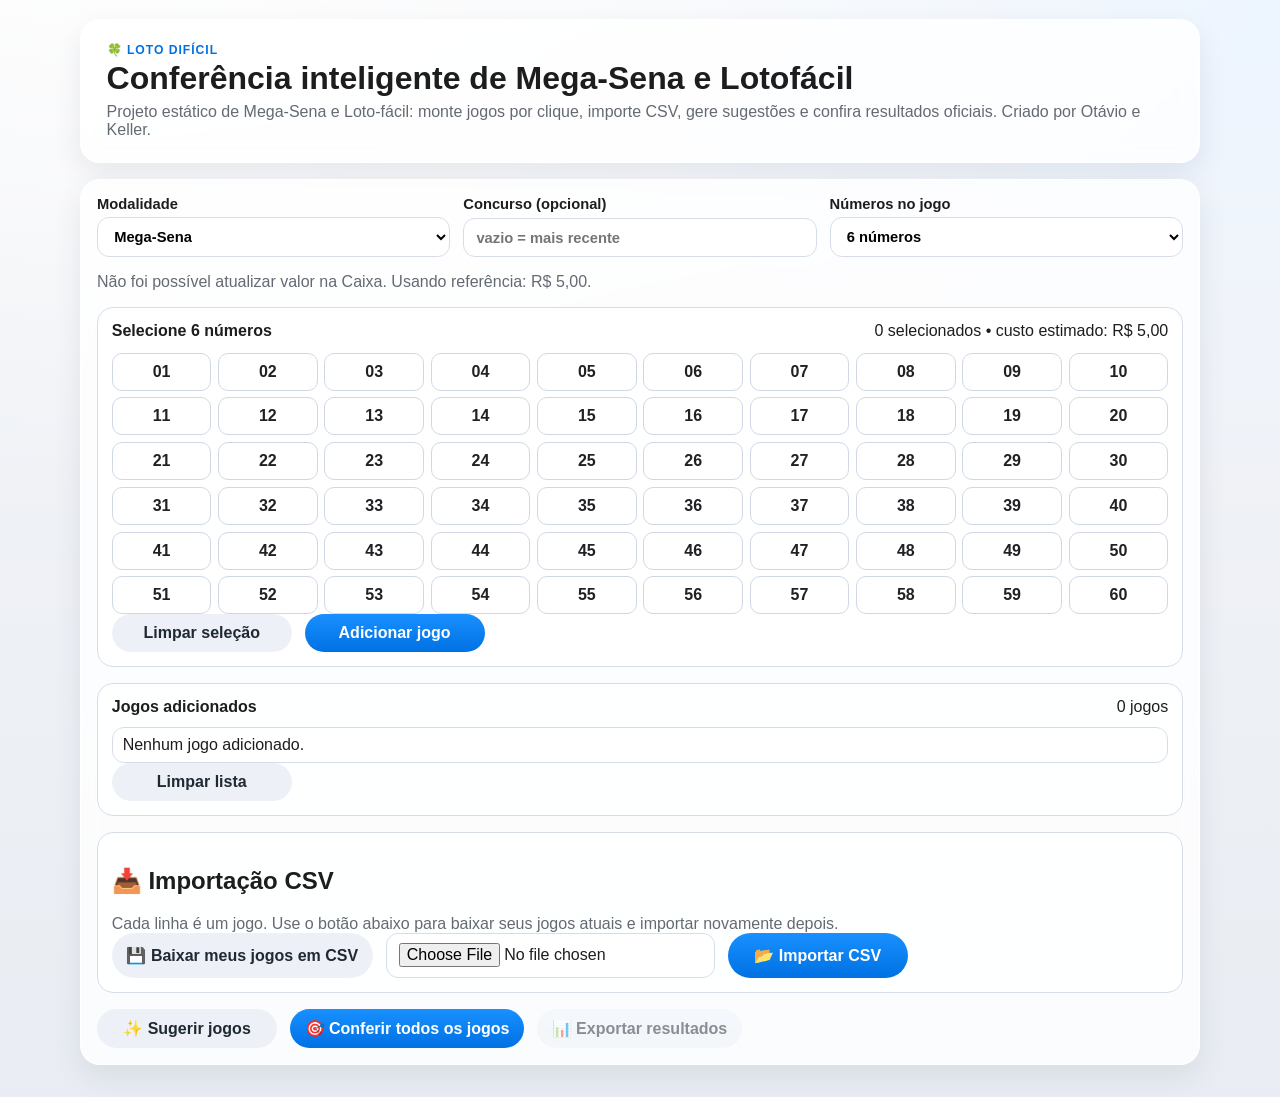
<file: index.html>
<!doctype html>
<html lang="pt-BR">
  <head>
    <meta charset="UTF-8" />
    <meta name="viewport" content="width=device-width, initial-scale=1.0" />
    <title>Loto Difícil</title>
    <meta name="description" content="Conferidor de Mega-Sena e Lotofácil! Que a sorte sorria para você." />
    <link rel="stylesheet" href="./styles.css" />
  </head>
  <body>
    <main class="shell">
      <section class="hero glass">
        <p class="kicker">🍀 Loto Difícil</p>
        <h1>Conferência inteligente de Mega-Sena e Lotofácil</h1>
        <p class="subtitle">
          Projeto estático de Mega-Sena e Loto-fácil: monte jogos por clique, importe CSV, gere sugestões e confira resultados oficiais. Criado por Otávio e Keller.
        </p>
      </section>

      <section class="panel glass">
        <div class="row row-3">
          <label>
            Modalidade
            <select id="game-type" required>
              <option value="megasena">Mega-Sena</option>
              <option value="lotofacil">Lotofácil</option>
            </select>
          </label>
          <label>
            Concurso (opcional)
            <input id="contest" type="number" min="1" placeholder="vazio = mais recente" />
          </label>
          <label>
            Números no jogo
            <select id="numbers-per-play"></select>
          </label>
        </div>

        <p id="price-source" class="hint"></p>

        <section class="picker">
          <div class="picker-head">
            <strong id="picker-label">Selecione os números</strong>
            <span id="selection-count">0 selecionados</span>
          </div>
          <div id="number-grid" class="number-grid"></div>
          <div class="row actions">
            <button type="button" id="clear-selection" class="btn btn-muted">Limpar seleção</button>
            <button type="button" id="add-play" class="btn">Adicionar jogo</button>
          </div>
        </section>

        <section class="saved-plays">
          <div class="picker-head">
            <strong>Jogos adicionados</strong>
            <span id="plays-count">0 jogos</span>
          </div>
          <div id="plays-list" class="plays-list"></div>
          <div class="row actions">
            <button type="button" id="clear-plays" class="btn btn-muted">Limpar lista</button>
          </div>
        </section>

        <section class="csv-block">
          <h2>📥 Importação CSV</h2>
          <p class="hint">Cada linha é um jogo. Use o botão abaixo para baixar seus jogos atuais e importar novamente depois.</p>
          <div class="row actions">
            <button type="button" id="download-template" class="btn btn-muted">💾 Baixar meus jogos em CSV</button>
            <input id="csv-file" type="file" accept=".csv,text/csv" />
            <button type="button" id="import-csv" class="btn">📂 Importar CSV</button>
          </div>
        </section>

        <section class="row actions">
          <button type="button" id="suggest-games" class="btn btn-muted">✨ Sugerir jogos</button>
          <button type="button" id="check-all" class="btn">🎯 Conferir todos os jogos</button>
          <button type="button" id="export-results" class="btn btn-muted" disabled>📊 Exportar resultados</button>
        </section>

        <section id="suggestions" class="glass hidden" aria-live="polite"></section>
        <section id="output" class="glass hidden" aria-live="polite"></section>
      </section>
    </main>

    <script src="./app.js"></script>
  </body>
</html>
</file>
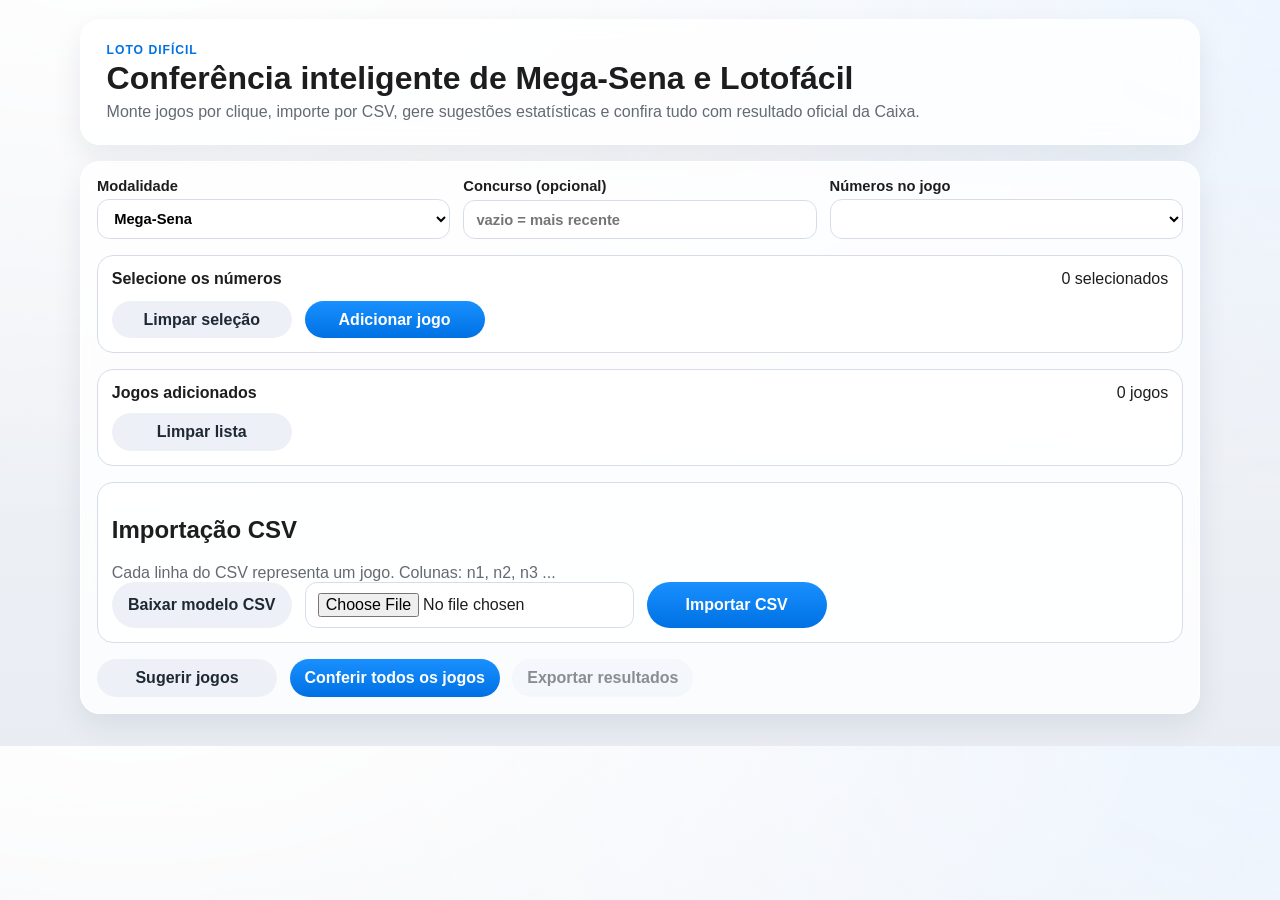
<file: src/loto_dificil/static/index.html>
<!doctype html>
<html lang="pt-BR">
  <head>
    <meta charset="UTF-8" />
    <meta name="viewport" content="width=device-width, initial-scale=1.0" />
    <title>Loto Difícil</title>
    <link rel="stylesheet" href="/styles.css" />
  </head>
  <body>
    <main class="shell">
      <section class="hero glass">
        <p class="kicker">Loto Difícil</p>
        <h1>Conferência inteligente de Mega-Sena e Lotofácil</h1>
        <p class="subtitle">
          Monte jogos por clique, importe por CSV, gere sugestões estatísticas e confira tudo com resultado oficial da Caixa.
        </p>
      </section>

      <section class="panel glass" id="main-panel">
        <div class="row row-3">
          <label>
            Modalidade
            <select id="game-type" required>
              <option value="megasena">Mega-Sena</option>
              <option value="lotofacil">Lotofácil</option>
            </select>
          </label>
          <label>
            Concurso (opcional)
            <input id="contest" type="number" min="1" placeholder="vazio = mais recente" />
          </label>
          <label>
            Números no jogo
            <select id="numbers-per-play"></select>
          </label>
        </div>

        <section class="picker">
          <div class="picker-head">
            <strong id="picker-label">Selecione os números</strong>
            <span id="selection-count">0 selecionados</span>
          </div>
          <div id="number-grid" class="number-grid"></div>
          <div class="row actions">
            <button type="button" id="clear-selection" class="btn btn-muted">Limpar seleção</button>
            <button type="button" id="add-play" class="btn">Adicionar jogo</button>
          </div>
        </section>

        <section class="saved-plays">
          <div class="picker-head">
            <strong>Jogos adicionados</strong>
            <span id="plays-count">0 jogos</span>
          </div>
          <div id="plays-list" class="plays-list"></div>
          <div class="row actions">
            <button type="button" id="clear-plays" class="btn btn-muted">Limpar lista</button>
          </div>
        </section>

        <section class="csv-block">
          <h2>Importação CSV</h2>
          <p class="hint">Cada linha do CSV representa um jogo. Colunas: n1, n2, n3 ...</p>
          <div class="row actions">
            <button type="button" id="download-template" class="btn btn-muted">Baixar modelo CSV</button>
            <input id="csv-file" type="file" accept=".csv,text/csv" />
            <button type="button" id="import-csv" class="btn">Importar CSV</button>
          </div>
        </section>

        <section class="row actions">
          <button type="button" id="suggest-games" class="btn btn-muted">Sugerir jogos</button>
          <button type="button" id="check-all" class="btn">Conferir todos os jogos</button>
          <button type="button" id="export-results" class="btn btn-muted" disabled>Exportar resultados</button>
        </section>

        <section id="suggestions" class="glass hidden" aria-live="polite"></section>
        <section id="output" class="glass hidden" aria-live="polite"></section>
      </section>
    </main>

    <script src="/app.js"></script>
  </body>
</html>
</file>
<file: styles.css>
:root {
  --bg-0: #f4f5f8;
  --bg-1: #e9edf3;
  --ink: #1d1d1f;
  --muted: #646a73;
  --line: #d7dde8;
  --accent: #0071e3;
  --danger: #c62828;
  --success: #1f8f45;
  --loss: #d32f2f;
}

* {
  box-sizing: border-box;
}

body {
  margin: 0;
  color: var(--ink);
  font-family: "SF Pro Text", "SF Pro Display", -apple-system, BlinkMacSystemFont, "Helvetica Neue", sans-serif;
  background:
    radial-gradient(1200px 600px at 10% -10%, #ffffff, transparent),
    radial-gradient(900px 500px at 100% 0%, #edf5ff, transparent),
    linear-gradient(180deg, var(--bg-0), var(--bg-1));
}

.shell {
  width: min(1120px, 94vw);
  margin: 1.2rem auto 2rem;
  display: grid;
  gap: 1rem;
}

.glass {
  backdrop-filter: saturate(1.2) blur(8px);
  background: rgba(255, 255, 255, 0.82);
  border: 1px solid rgba(255, 255, 255, 0.75);
  box-shadow: 0 12px 30px rgba(14, 29, 56, 0.08);
  border-radius: 20px;
}

.hero {
  padding: 1.4rem 1.6rem;
}

.kicker {
  margin: 0;
  letter-spacing: 0.08em;
  text-transform: uppercase;
  font-size: 0.76rem;
  color: var(--accent);
  font-weight: 700;
}

h1 {
  margin: 0.2rem 0 0.4rem;
  font-size: clamp(1.5rem, 2.5vw, 2.2rem);
}

.subtitle {
  margin: 0;
  color: var(--muted);
}

.panel {
  padding: 1rem;
  display: grid;
  gap: 1rem;
}

.row {
  display: grid;
  gap: 0.8rem;
}

.row-3 {
  grid-template-columns: repeat(3, minmax(0, 1fr));
}

label {
  display: grid;
  gap: 0.36rem;
  font-size: 0.92rem;
  font-weight: 600;
}

input,
select,
button {
  font: inherit;
}

input,
select {
  border: 1px solid var(--line);
  border-radius: 12px;
  padding: 0.62rem 0.76rem;
  background: rgba(255, 255, 255, 0.9);
}

.picker,
.saved-plays,
.csv-block {
  border: 1px solid var(--line);
  border-radius: 16px;
  padding: 0.86rem;
  background: rgba(255, 255, 255, 0.75);
}

.picker-head {
  display: flex;
  align-items: center;
  justify-content: space-between;
  gap: 0.7rem;
  flex-wrap: wrap;
}

.number-grid {
  margin-top: 0.8rem;
  display: grid;
  grid-template-columns: repeat(10, minmax(0, 1fr));
  gap: 0.42rem;
}

.number-btn {
  border: 1px solid #cfd8e4;
  border-radius: 10px;
  background: #fff;
  color: #202124;
  height: 38px;
  font-weight: 700;
}

.number-btn.selected {
  background: linear-gradient(180deg, #0f8bff, #0071e3);
  color: #fff;
  border-color: #0071e3;
}

.number-btn:disabled {
  opacity: 0.44;
}

.actions {
  grid-template-columns: repeat(auto-fit, minmax(180px, max-content));
}

.btn {
  border: 0;
  border-radius: 999px;
  padding: 0.62rem 0.92rem;
  cursor: pointer;
  font-weight: 700;
  color: #fff;
  background: linear-gradient(180deg, #1990ff, #0071e3);
}

.btn:hover {
  background: linear-gradient(180deg, #1587f2, #0063c5);
}

.btn:disabled {
  opacity: 0.52;
  cursor: not-allowed;
}

.btn-muted {
  color: #1f2933;
  background: #edf1f7;
}

.btn-muted:hover {
  background: #e0e7f1;
}

.plays-list {
  margin-top: 0.7rem;
  display: grid;
  gap: 0.46rem;
}

.play-line {
  border: 1px solid var(--line);
  background: #fff;
  border-radius: 12px;
  padding: 0.52rem 0.62rem;
}

.hint {
  margin: 0;
  color: var(--muted);
}

.hidden {
  display: none;
}

.error {
  color: var(--danger);
  font-weight: 700;
}

.totals {
  margin-top: 0.8rem;
  display: grid;
  grid-template-columns: repeat(auto-fit, minmax(160px, 1fr));
  gap: 0.6rem;
}

.total-item {
  border: 1px solid var(--line);
  border-radius: 12px;
  padding: 0.58rem;
  background: #fff;
}

.total-label {
  font-size: 0.84rem;
  color: var(--muted);
}

.total-value {
  font-size: 1.05rem;
  font-weight: 700;
}

.total-value.profit {
  color: var(--success);
}

.total-value.loss {
  color: var(--loss);
}

.numbers {
  display: flex;
  gap: 0.3rem;
  flex-wrap: wrap;
}

.ball {
  min-width: 32px;
  height: 32px;
  border-radius: 999px;
  display: grid;
  place-items: center;
  font-size: 0.82rem;
  font-weight: 700;
  border: 1px solid #d9dfe8;
  background: #fff;
}

.ball.hit {
  background: #dff6e6;
  border-color: #7ac995;
  color: #15723b;
}

.ball.miss {
  background: #fde9e9;
  border-color: #eea8a8;
  color: #a82626;
}

.table-wrap {
  overflow-x: auto;
}

table {
  width: 100%;
  border-collapse: collapse;
  margin-top: 0.8rem;
}

th,
td {
  text-align: left;
  border-bottom: 1px solid var(--line);
  padding: 0.55rem;
  vertical-align: top;
}

@media (max-width: 900px) {
  .row-3 {
    grid-template-columns: 1fr;
  }
}

@media (max-width: 700px) {
  .number-grid {
    grid-template-columns: repeat(5, minmax(0, 1fr));
  }
}
</file>
